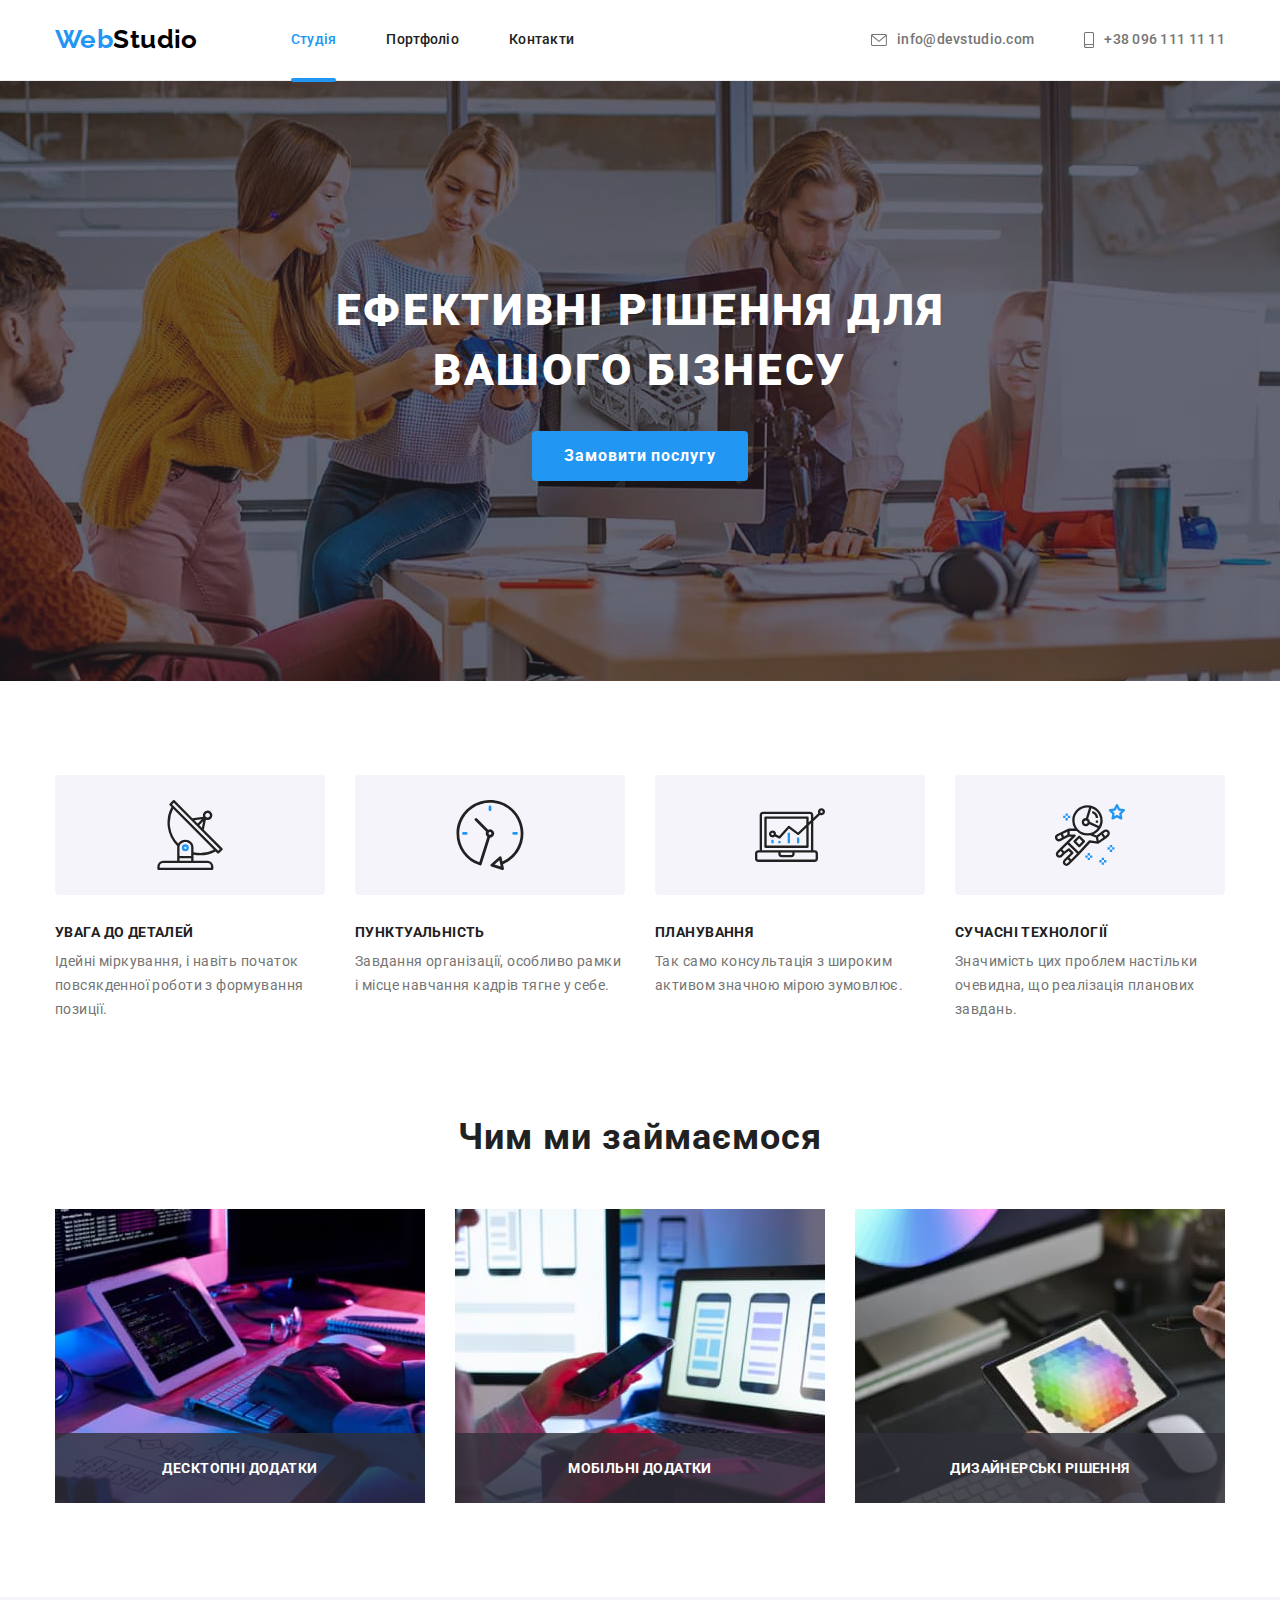
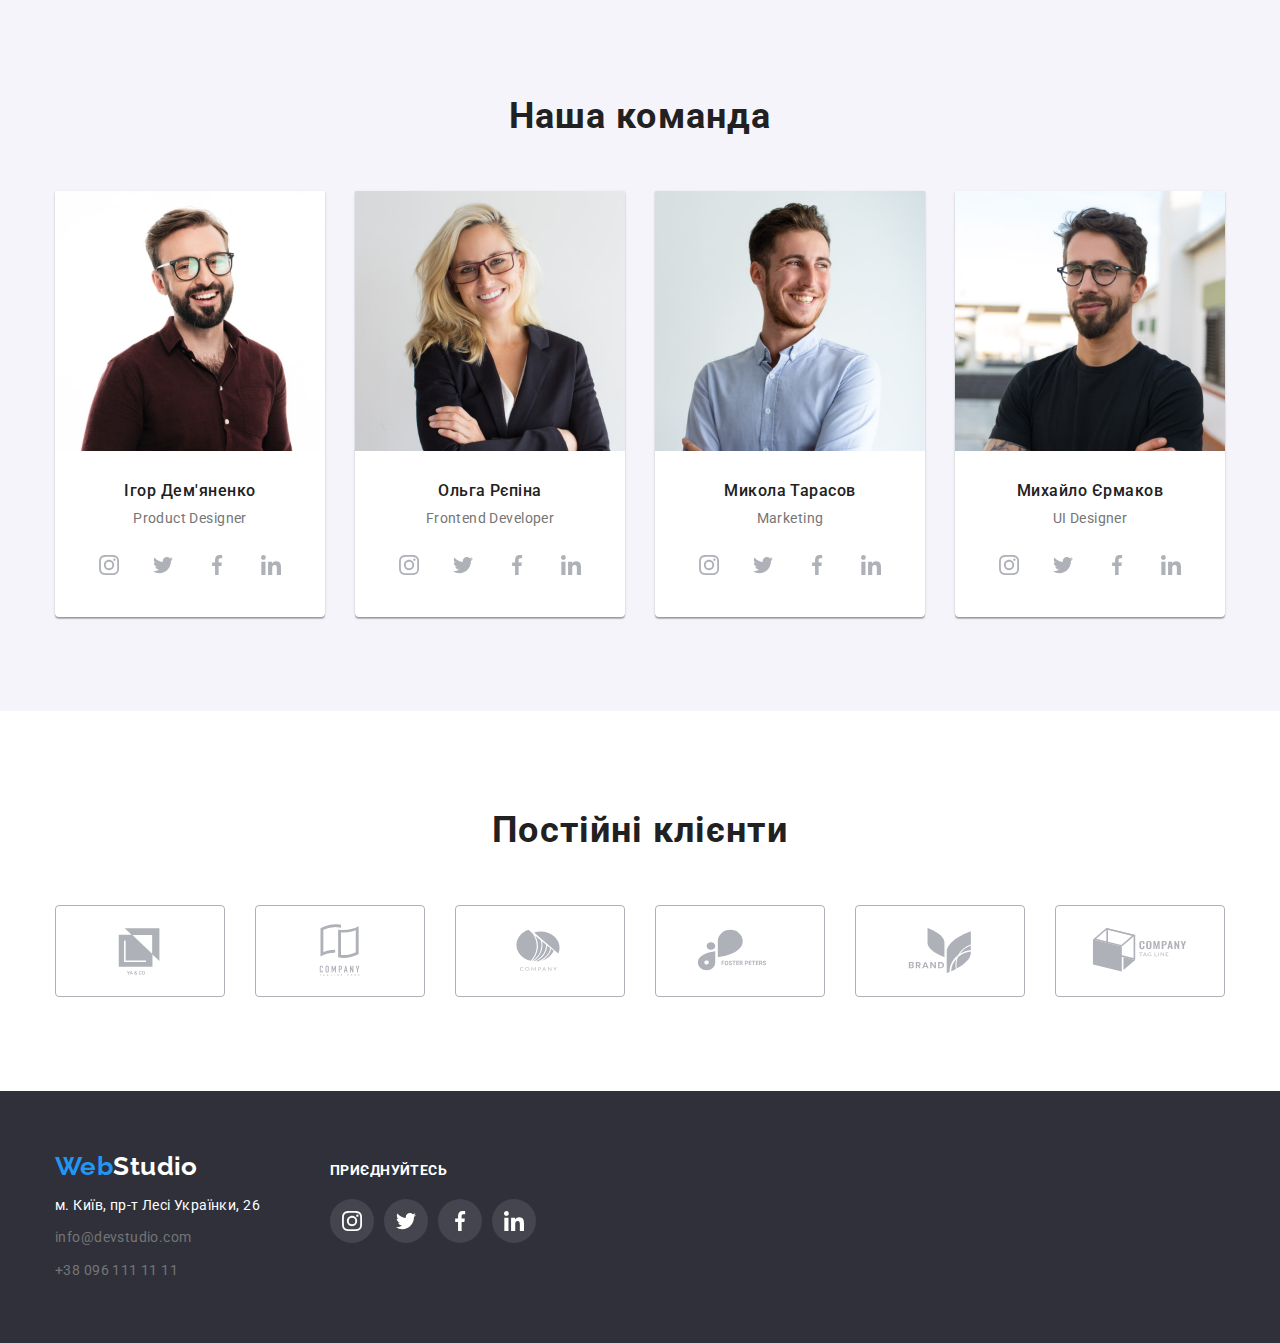
<file: index.html>
<!DOCTYPE html>
<html lang="uk">
  <head>
    <meta charset="UTF-8" />
    <meta http-equiv="X-UA-Compatible" content="IE=edge" />
    <meta name="viewport" content="width=device-width, initial-scale=1.0" />
    <title>WebStudio</title>
    <link rel="preconnect" href="https://fonts.googleapis.com" />
    <link rel="preconnect" href="https://fonts.gstatic.com" crossorigin />
    <link
      href="https://fonts.googleapis.com/css2?family=Raleway:wght@700&family=Roboto:wght@400;500;700;900&display=swap"
      rel="stylesheet"
    />
    <link
      rel="stylesheet"
      href="https://cdnjs.cloudflare.com/ajax/libs/modern-normalize/1.1.0/modern-normalize.min.css"
    />
    <link rel="stylesheet" href="./css/styles.css" />
  </head>
  <body>
    <header class="page-header">
      <div class="container navigation-container">
          <nav class="navigation">
            <a href="./index.html" class="logo-link"
              >Web<span class="logo">Studio</span></a
            >
            <ul class="header-nav">
              <li>
                <a href="./index.html" class="header-list list-current"
                  >Студія</a>
              </li>
              <li>
                <a href="./portfolio.html" class="header-list">Портфоліо</a>
              </li>
              <li>
                <a href="" class="header-list">Контакти</a>
              </li>
            </ul>
          </nav>
          <ul class="header-contact">
            <li>
              <a href="" class="header-link">
                <svg class="header-link-icon" width="16" height="12">
                <use href="./images/symbol-defs.svg#icon-envelope"></use>
              </svg>info@devstudio.com</a>
            </li>
            <li>
              <a href="" class="header-link">
                <svg class="header-link-icon" width="10" height="16">
                  <use href="./images/symbol-defs.svg#icon-smartphone"></use>
                </svg>+38 096 111 11 11</a>
            </li>
          </ul>
        </div>
    </header>
    <main>
      <!-- Hero -->
      <section class="hero">
        <div class="container">
          <h1 class="hero-title">Ефективні рішення для вашого бізнесу</h1>
          <button class="button-hero" data-modal-open type="button">Замовити послугу</button>
        </div>
      </section>

      <!-- Features -->
      <section class="section-features">
        <div class="container">
          <h2 class="visually-hidden">Розробка</h2>
          <ul class="features-list">
            <li>
              <div class="features-box">
                <svg class="features-box-icon" width="70" height="70">
                  <use href="./images/symbol-defs.svg#icon-antenna"></use>
                </svg>
              </div>
              <h3 class="title">Увага до деталей</h3>
              <p class="title-text">
                Ідейні міркування, і навіть початок повсякденної роботи з
                формування позиції.
              </p>
            </li>
            <li>
              <div class="features-box">
                <svg class="features-box-icon" width="70" height="70">
                  <use href="./images/symbol-defs.svg#icon-clock"></use>
                </svg>
              </div>
              <h3 class="title">Пунктуальність</h3>
              <p class="title-text">
                Завдання організації, особливо рамки і місце навчання кадрів
                тягне у себе.
              </p>
            </li>
            <li>
              <div class="features-box">
                <svg class="features-box-icon" width="70" height="70">
                  <use href="./images/symbol-defs.svg#icon-diagram"></use>
                </svg>
              </div>
              <h3 class="title">Планування</h3>
              <p class="title-text">
                Так само консультація з широким активом значною мірою зумовлює.
              </p>
            </li>
            <li>
              <div class="features-box">
                <svg class="features-box-icon" width="70" height="70">
                  <use href="./images/symbol-defs.svg#icon-astronaut"></use>
                </svg>
              </div>
              <h3 class="title">Сучасні технології</h3>
              <p class="title-text">
                Значимість цих проблем настільки очевидна, що реалізація
                планових завдань.
              </p>
            </li>
          </ul>
        </div>
      </section>
      <section class="section">
        <div class="container">
          <h3 class="title-primary">Чим ми займаємося</h3>
          <ul class="features-images">
            <li class="activity">
              <img
                src="./images/box1.jpg"
                alt="набирання коду на клавіатурі"
                width="400"
              />
                  <p class="activity-title">Десктопні додатки</p>
            </li>
            <li class="activity">
              <img
                src="./images/box2.jpg"
                alt="розробка мобільних додатків"
                width="400"
              />
                  <p class="activity-title">Мобільні додатки</p>
            </li>
            <li class="activity">
              <img
                src="./images/box3.jpg"
                alt="малювання на планшеті"
                width="400"
              />
                  <p class="activity-title">Дизайнерські рішення</p>
            </li>
          </ul>
        </div>
      </section>

      <!-- Team -->
      <section class="section-team">
        <div class="container">
          <h2 class="team-title">Наша команда</h2>
          <ul class="team-list">
            <li class="card">
              <img
                src="./images/img1.jpg"
                alt="фото Ігора Дем'яненка"
                width="270"
              />
              <div class="container-card">
                <h3 class="title">Ігор Дем'яненко</h3>
                <p class="text">Product Designer</p>
                  <ul class="social-list">
                    <li><a href="" class="social-link">
                      <svg width="20" height="20">
                        <use href="./images/symbol-defs.svg#icon-instagram"></use>
                      </svg>
                    </a></li>
                    <li><a href="" class="social-link">
                      <svg width="20" height="20">
                        <use href="./images/symbol-defs.svg#icon-twitter-1"></use>
                      </svg>
                    </a></li>
                    <li><a href="" class="social-link">
                      <svg width="20" height="20">
                        <use href="./images/symbol-defs.svg#icon-facebook"></use>
                      </svg>
                    </a></li>
                    <li><a href="" class="social-link">
                      <svg width="20" height="20">
                        <use href="./images/symbol-defs.svg#icon-linkedin"></use>
                      </svg>
                    </a></li>
                  </ul>
              </div>
            </li>
            <li class="card">
              <img
                src="./images/img2.jpg"
                alt="фото Ольги Рєпіної"
                width="270"
              />
              <div class="container-card">
                <h3 class="title">Ольга Рєпіна</h3>
                <p class="text">Frontend Developer</p>
                  <ul class="social-list">
                    <li><a href="" class="social-link">
                        <svg width="20" height="20">
                          <use href="./images/symbol-defs.svg#icon-instagram"></use>
                        </svg>
                      </a></li>
                    <li><a href="" class="social-link">
                        <svg width="20" height="20">
                          <use href="./images/symbol-defs.svg#icon-twitter-1"></use>
                        </svg>
                      </a></li>
                    <li><a href="" class="social-link">
                        <svg width="20" height="20">
                          <use href="./images/symbol-defs.svg#icon-facebook"></use>
                        </svg>
                      </a></li>
                    <li><a href="" class="social-link">
                        <svg width="20" height="20">
                          <use href="./images/symbol-defs.svg#icon-linkedin"></use>
                        </svg>
                      </a></li>
                  </ul>
              </div>
            </li>
            <li class="card">
              <img
                src="./images/img3.jpg"
                alt="фото Миколи Тарасова"
                width="270"
              />
              <div class="container-card">
                <h3 class="title">Микола Тарасов</h3>
                <p class="text">Marketing</p>
                  <ul class="social-list">
                    <li><a href="" class="social-link">
                        <svg width="20" height="20">
                          <use href="./images/symbol-defs.svg#icon-instagram"></use>
                        </svg>
                      </a></li>
                    <li><a href="" class="social-link">
                        <svg width="20" height="20">
                          <use href="./images/symbol-defs.svg#icon-twitter-1"></use>
                        </svg>
                      </a></li>
                    <li><a href="" class="social-link">
                        <svg width="20" height="20">
                          <use href="./images/symbol-defs.svg#icon-facebook"></use>
                        </svg>
                      </a></li>
                    <li><a href="" class="social-link">
                        <svg width="20" height="20">
                          <use href="./images/symbol-defs.svg#icon-linkedin"></use>
                        </svg>
                      </a></li>
                  </ul>
              </div>
            </li>
            <li class="card">
              <img
                src="./images/img4.jpg"
                alt="фото Михайла Єрмакова"
                width="270"
              />
              <div class="container-card">
                <h3 class="title">Михайло Єрмаков</h3>
                <p class="text">UI Designer</p>
                  <ul class="social-list">
                    <li><a href="" class="social-link">
                        <svg width="20" height="20">
                          <use href="./images/symbol-defs.svg#icon-instagram"></use>
                        </svg>
                      </a></li>
                    <li><a href="" class="social-link">
                        <svg width="20" height="20">
                          <use href="./images/symbol-defs.svg#icon-twitter-1"></use>
                        </svg>
                      </a></li>
                    <li><a href="" class="social-link">
                        <svg width="20" height="20">
                          <use href="./images/symbol-defs.svg#icon-facebook"></use>
                        </svg>
                      </a></li>
                    <li><a href="" class="social-link">
                        <svg width="20" height="20">
                          <use href="./images/symbol-defs.svg#icon-linkedin"></use>
                        </svg>
                      </a></li>
                  </ul>
              </div>
            </li>
          </ul>
        </div>
      </section>

      <!-- Clients -->
      <section class="section">
        <div class="container">
          <h2 class="clients-title">
            Постійні клієнти
          </h2>
            <ul class="clients-list">
              <li><a href="" class="client-link">
                <svg width="106" height="60">
                  <use href="./images/symbol-defs.svg#icon-Client1"></use>
                </svg>
              </a></li>
              <li><a href="" class="client-link">
                <svg width="106" height="60">
                  <use href="./images/symbol-defs.svg#icon-Client2"></use>
                </svg>
              </a></li>
              <li><a href="" class="client-link">
                <svg width="106" height="60">
                  <use href="./images/symbol-defs.svg#icon-Client3"></use>
                </svg>
              </a></li>
              <li><a href="" class="client-link">
                <svg width="106" height="60">
                  <use href="./images/symbol-defs.svg#icon-Client4"></use>
                </svg>
              </a></li>
              <li><a href="" class="client-link">
                <svg width="106" height="60">
                  <use href="./images/symbol-defs.svg#icon-Client5"></use>
                </svg>
              </a></li>
              <li><a href="" class="client-link">
                <svg width="106" height="60">
                  <use href="./images/symbol-defs.svg#icon-Client6"></use>
                </svg>
              </a></li>
            </ul>
        </div>
      </section>
    </main>
    <footer class="section-footer">
      <div class="container">
        <div class="footer-all">
          <div class="footer-box-one">
        <a href="./index.html" class="logo-link-footer"
          >Web<span class="logo-footer">Studio</span></a
        >
        <address>
          <ul class="footer-nav">
            <li class="footer-list">
              <a
                href="https://goo.gl/maps/CPtrU1FHBa2aNyZL9"
                target="_blank"
                rel="noopener noreferrer nofollow"
                class="footer-adress"
                >м. Київ, пр-т Лесі Українки, 26</a
              >
            </li>
            <li  class="footer-list">
              <a href="mailto:info@devstudio.com" class="footer-mail"
                >info@devstudio.com</a
              >
            </li>
            <li class="footer-list">
              <a href="tel:380961111111" class="footer-tel"
                >+38 096 111 11 11</a
              >
            </li>
          </ul>
        </address>
        </div>
        <div class="social-footer">
          <p class="social-footer-title">Приєднуйтесь</p>
          <ul class="social-list-footer">
            <li><a href="" class="social-link-footer">
              <svg width="20" height="20">
                <use href="./images/symbol-defs.svg#icon-instagram"></use>
              </svg>
            </a></li>
            <li><a href="" class="social-link-footer">
              <svg width="20" height="20">
                <use href="./images/symbol-defs.svg#icon-twitter-1"></use>
              </svg>
            </a></li>
            <li><a href="" class="social-link-footer">
              <svg width="20" height="20">
                <use href="./images/symbol-defs.svg#icon-facebook"></use>
              </svg>
            </a></li>
            <li><a href="" class="social-link-footer">
              <svg width="20" height="20">
                <use href="./images/symbol-defs.svg#icon-linkedin"></use>
              </svg>
            </a></li>
          </ul>
        </div>
      </div>
      </div>
    </footer>
    <div class="backdrop is-hidden" data-modal>
      <div class="modal">
        <button class="button-close" data-modal-close type="button">
          <svg width="18" height="18">
            <use href="./images/symbol-defs.svg#icon-button-close"></use>
          </svg>
        </button>
      </div>
    </div>
    <script src="./js/modal.js"></script>
  </body>
</html>
</file>
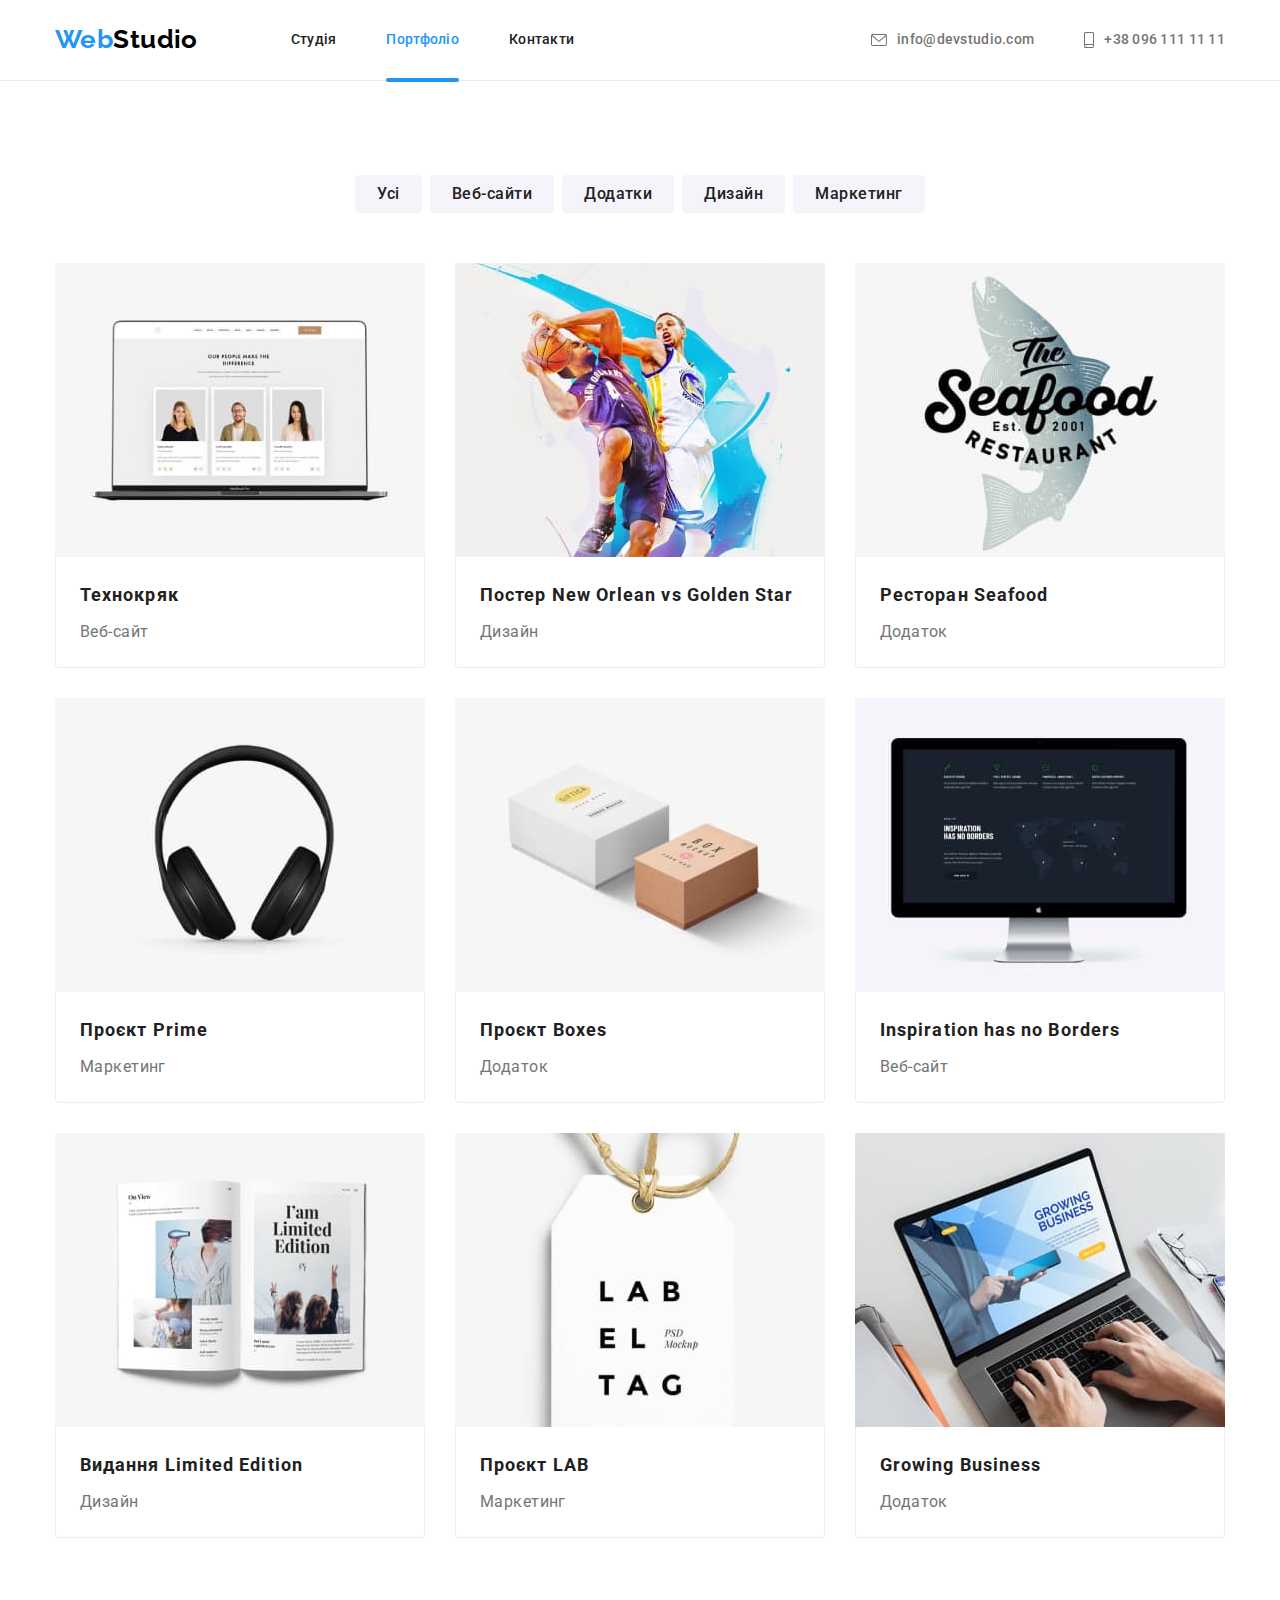
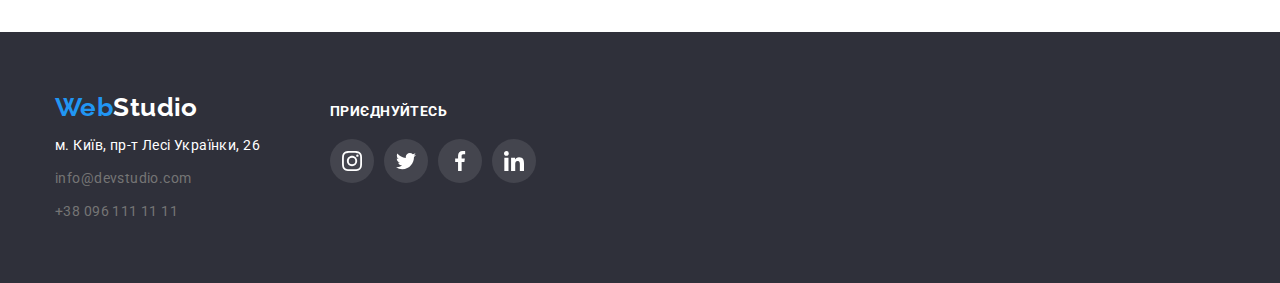
<file: portfolio.html>
<!DOCTYPE html>
<html lang="uk">
  <head>
    <meta charset="UTF-8" />
    <meta http-equiv="X-UA-Compatible" content="IE=edge" />
    <meta name="viewport" content="width=device-width, initial-scale=1.0" />
    <title>Portfolio</title>
    <link rel="preconnect" href="https://fonts.googleapis.com" />
    <link rel="preconnect" href="https://fonts.gstatic.com" crossorigin />
    <link
      href="https://fonts.googleapis.com/css2?family=Raleway:wght@700&family=Roboto:wght@400;500;700;900&display=swap"
      rel="stylesheet"
    />
    <link
      rel="stylesheet"
      href="https://cdnjs.cloudflare.com/ajax/libs/modern-normalize/1.1.0/modern-normalize.min.css"
    />
    <link rel="stylesheet" href="./css/styles.css" />
  </head>
  <body class="body-portfolio">
    <header class="page-header">
      <div class="container navigation-container">
        <nav class="navigation">
          <a href="./index.html" class="logo-link">Web<span class="logo">Studio</span></a>
          <ul class="header-nav">
            <li>
              <a href="./index.html" class="header-list">Студія</a>
            </li>
            <li>
              <a href="./portfolio.html" class="header-list list-current">Портфоліо</a>
            </li>
            <li>
              <a href="" class="header-list">Контакти</a>
            </li>
          </ul>
        </nav>
        <ul class="header-contact">
          <li>
            <a href="" class="header-link">
              <svg class="header-link-icon" width="16" height="12">
                <use href="./images/symbol-defs.svg#icon-envelope"></use>
              </svg>info@devstudio.com</a>
          </li>
          <li>
            <a href="" class="header-link">
              <svg class="header-link-icon" width="10" height="16">
                <use href="./images/symbol-defs.svg#icon-smartphone"></use>
              </svg>+38 096 111 11 11</a>
          </li>
        </ul>
      </div>
    </header>
    <main>
      <section class="section">
        <div class="container">
          <h1 class="visually-hidden">Фільтр робіт</h1>
          <ul class="button-nav">
            <li><button class="button" type="button">Усі</button></li>
            <li><button class="button" type="button">Веб-сайти</button></li>
            <li><button class="button" type="button">Додатки</button></li>
            <li><button class="button" type="button">Дизайн</button></li>
            <li><button class="button" type="button">Маркетинг</button></li>
          </ul>
          <ul class="projects-list">
            <li class="iteam">
              <a href="" class="projects-link">
                <div class="card-thumb">
                  <img src="./images/img-1-1.jpg" 
                   alt="зображення ноутбука на котрому відкритий сайт Технокряк" 
                   width="400" />
                   <div class="card-overlay">
                    <p class="card-text">
                      Ресурс пропонує комплексні пропозиції з різним рівнем функціоналу та сервісів. 
                      Все це дозволить відвідувачу отримати
                      вичерпні відомості про компанію чи приватну особу.
                    </p>
                   </div>
                </div>
                <div class="card-content">
                  <h2 class="title-card">Технокряк</h2>
                  <p class="text-card">Веб-сайт</p>
                </div>
              </a>
            </li>
            <li class="iteam">
              <a href="" class="projects-link">
                <div class="card-thumb">
                  <img src="./images/img-2-2.jpg" 
                   alt="Зображення постера баскетболістів New Orlean vs Golden Star"
                   width="400" />
                  <div class="card-overlay">
                    <p class="card-text">
                      Ресурс пропонує комплексні пропозиції з різним рівнем функціоналу та сервісів.
                      Все це дозволить відвідувачу отримати
                      вичерпні відомості про компанію чи приватну особу.
                    </p>
                  </div>
                </div>
                <div class="card-content">
                  <h2 class="title-card">Постер New Orlean vs Golden Star</h2>
                  <p class="text-card">Дизайн</p>
                </div>
              </a>
            </li>
            <li class="iteam">
              <a href="" class="projects-link">
                <div class="card-thumb">
                  <img src="./images/img-3-2.jpg" 
                   alt="Зображення логотипу ресторана Seafood" 
                   width="400" />
                  <div class="card-overlay">
                    <p class="card-text">
                      Ресурс пропонує комплексні пропозиції з різним рівнем функціоналу та сервісів.
                      Все це дозволить відвідувачу отримати
                      вичерпні відомості про компанію чи приватну особу.
                    </p>
                  </div>
                </div>
                <div class="card-content">
                  <h2 class="title-card">Ресторан Seafood</h2>
                  <p class="text-card">Додаток</p>
                </div>
              </a>
            </li>
            <li class="iteam">
              <a href="" class="projects-link">
                <div class="card-thumb">
                  <img src="./images/img-4-2.jpg" 
                   alt="зображення навушників" 
                   width="400" />
                  <div class="card-overlay">
                    <p class="card-text">
                      Ресурс пропонує комплексні пропозиції з різним рівнем функціоналу та сервісів.
                      Все це дозволить відвідувачу отримати
                      вичерпні відомості про компанію чи приватну особу.
                    </p>
                  </div>
                </div>               
                <div class="card-content">
                  <h2 class="title-card">Проєкт Prime</h2>
                  <p class="text-card">Маркетинг</p>
                </div>
              </a>
            </li>
            <li class="iteam">
              <a href="" class="projects-link">
                <div class="card-thumb">
                  <img src="./images/img-5-2.jpg"
                   alt="зображення двох коробок" 
                   width="400" />
                  <div class="card-overlay">
                    <p class="card-text">
                      Ресурс пропонує комплексні пропозиції з різним рівнем функціоналу та сервісів.
                      Все це дозволить відвідувачу отримати
                      вичерпні відомості про компанію чи приватну особу.
                    </p>
                  </div>
                </div>
                <div class="card-content">
                  <h2 class="title-card">Проєкт Boxes</h2>
                  <p class="text-card">Додаток</p>
                </div>
              </a>
            </li>
            <li class="iteam">
              <a href="" class="projects-link">
                <div class="card-thumb">
                  <img src="./images/img-6-2.jpg"
                   alt="зображення iMac з сайтом"
                   width="400" />
                  <div class="card-overlay">
                    <p class="card-text">
                      Ресурс пропонує комплексні пропозиції з різним рівнем функціоналу та сервісів.
                      Все це дозволить відвідувачу отримати
                      вичерпні відомості про компанію чи приватну особу.
                    </p>
                  </div>
                </div>
                <div class="card-content">
                  <h2 class="title-card">Inspiration has no Borders</h2>
                  <p class="text-card">Веб-сайт</p>
                </div>
              </a>
            </li>
            <li class="iteam">
              <a href="" class="projects-link">
                <div class="card-thumb">
                  <img src="./images/img-7-2.jpg"
                   alt="зображення книги"
                   width="400" />
                  <div class="card-overlay">
                    <p class="card-text">
                      Ресурс пропонує комплексні пропозиції з різним рівнем функціоналу та сервісів.
                      Все це дозволить відвідувачу отримати
                      вичерпні відомості про компанію чи приватну особу.
                    </p>
                  </div>
                </div>
                <div class="card-content">
                  <h2 class="title-card">Видання Limited Edition</h2>
                  <p class="text-card">Дизайн</p>
                </div>
              </a>
            </li>
            <li class="iteam">
              <a href="" class="projects-link">
                <div class="card-thumb">
                  <img src="./images/img-8-2.jpg"
                   alt="Зображення бірки"
                   width="400" />
                  <div class="card-overlay">
                    <p class="card-text">
                      Ресурс пропонує комплексні пропозиції з різним рівнем функціоналу та сервісів.
                      Все це дозволить відвідувачу отримати
                      вичерпні відомості про компанію чи приватну особу.
                    </p>
                  </div>
                </div>
                <div class="card-content">
                  <h2 class="title-card">Проєкт LAB</h2>
                  <p class="text-card">Маркетинг</p>
                </div>
              </a>
            </li>
            <li class="iteam">
              <a href="" class="projects-link">
                <div class="card-thumb">
                  <img src="./images/img-9-2.jpg"
                   alt="Людина користується ноутбуком"
                   width="400" />
                  <div class="card-overlay">
                    <p class="card-text">
                      Ресурс пропонує комплексні пропозиції з різним рівнем функціоналу та сервісів.
                      Все це дозволить відвідувачу отримати
                      вичерпні відомості про компанію чи приватну особу.
                    </p>
                  </div>
                </div>
                <div class="card-content">
                  <h2 class="title-card">Growing Business</h2>
                  <p class="text-card">Додаток</p>
                </div>
              </a>
            </li>
          </ul>
        </div>
      </section>
    </main>
    <footer class="section-footer">
      <div class="container">
        <div class="footer-all">
          <div class="footer-box-one">
            <a href="./index.html" class="logo-link-footer">Web<span class="logo-footer">Studio</span></a>
            <address>
              <ul class="footer-nav">
                <li class="footer-list">
                  <a href="https://goo.gl/maps/CPtrU1FHBa2aNyZL9" target="_blank" rel="noopener noreferrer nofollow"
                    class="footer-adress">м. Київ, пр-т Лесі Українки, 26</a>
                </li>
                <li class="footer-list">
                  <a href="mailto:info@devstudio.com" class="footer-mail">info@devstudio.com</a>
                </li>
                <li class="footer-list">
                  <a href="tel:380961111111" class="footer-tel">+38 096 111 11 11</a>
                </li>
              </ul>
            </address>
          </div>
          <div class="social-footer">
            <p class="social-footer-title">Приєднуйтесь</p>
            <ul class="social-list-footer">
              <li><a href="" class="social-link-footer">
                  <svg width="20" height="20">
                    <use href="./images/symbol-defs.svg#icon-instagram"></use>
                  </svg>
                </a></li>
              <li><a href="" class="social-link-footer">
                  <svg width="20" height="20">
                    <use href="./images/symbol-defs.svg#icon-twitter-1"></use>
                  </svg>
                </a></li>
              <li><a href="" class="social-link-footer">
                  <svg width="20" height="20">
                    <use href="./images/symbol-defs.svg#icon-facebook"></use>
                  </svg>
                </a></li>
              <li><a href="" class="social-link-footer">
                  <svg width="20" height="20">
                    <use href="./images/symbol-defs.svg#icon-linkedin"></use>
                  </svg>
                </a></li>
            </ul>
          </div>
        </div>
      </div>
    </footer>
  </body>
</html>
</file>
<file: css/styles.css>
/* колір заголовіків #212121 */
/* колір параграфів #757575 */
/* акцент #2196f3 */
/* білий колір #ffffff */
/* колір фона основний #f5f5f5 */
/* колір фона додатковий #2f303a */
/* колір фона додатковий #f5f4fa */

:root {
  --card-set-gap: 30px;
  --primary-text-color: #212121;
  --text-color: #757575;
  --accent-color: #2196f3;
  --white-color: #ffffff;
  --primary-background-color: #f5f5f5;
  --secondary-background-color: #2f303a;
  --third-background-color: #f5f4fa;
  --background-portfolio: #eeeeee;
  --icon-color: rgba(175, 177, 184, 1);
  --timing-function: 250ms cubic-bezier(0.4, 0, 0.2, 1);
}

.visually-hidden {
  position: absolute;
  white-space: nowrap;
  width: 1px;
  height: 1px;
  overflow: hidden;
  border: 0;
  padding: 0;
  clip: rect(0 0 0 0);
  clip-path: inset(50%);
  margin: -1px;
}

ul {
  margin: 0;
  padding: 0;
}

h1,
h2,
h3,
h4,
h5,
h6,
p {
  margin: 0;
  padding: 0;
}

img {
  display: block;
  max-width: 100%;
  height: auto;
}

.container {
  width: 100%;
  max-width: 1200px;
  margin: 0 auto;
  padding: 0 15px;
}

.section,
.section-team {
  padding: 94px 0;
}

body {
  font-family: "Roboto", sans-serif;
  font-weight: 400;
  font-size: 14px;
  line-height: 1.7;
  letter-spacing: 0.03em;
  background-color: var(--white-color);
  color: var(--text-color);
}

.logo-link {
  text-decoration: none;
  font-family: "Raleway";
  font-style: normal;
  font-weight: 700;
  font-size: 26px;
  line-height: 1.2;
  color: var(--accent-color);
}

.logo {
  font-family: "Raleway";
  font-style: normal;
  font-weight: 700;
  font-size: 26px;
  line-height: 1.2;
  color: #000000;
}

.logo-footer {
  font-family: "Raleway";
  font-style: normal;
  font-weight: 700;
  font-size: 26px;
  line-height: 1.2;
  color: var(--white-color);
}

.logo-link-footer {
  display: block;
  margin-bottom: 11px;
  text-decoration: none;
  font-family: "Raleway";
  font-style: normal;
  font-weight: 700;
  font-size: 26px;
  line-height: 1.2;
  text-decoration: none;
  color: var(--accent-color);
}

/* Hero */

.hero {
  padding: 200px 0;
  background-image: linear-gradient(
      rgba(47, 48, 58, 0.4),
      rgba(47, 48, 58, 0.4)
    ),
    url(../images/hero.jpg);
  background-repeat: no-repeat;
  background-position: center;
  background-size: 1600px 600px;
}

.hero-title {
  margin: 0 auto 30px auto;
  max-width: 696px;
  color: var(--white-color);
  font-weight: 900;
  font-size: 44px;
  line-height: 1.36;
  text-align: center;
  letter-spacing: 0.06em;
  text-transform: uppercase;
}

/* HEADER */

.page-header {
  border-bottom: 1px solid #ececec;
}

.navigation-container {
  display: flex;
}

.navigation {
  display: flex;
  align-items: center;
}

.header-nav {
  display: flex;
  gap: 50px;
  margin-left: 93px;
  list-style: none;
}

.header-contact {
  display: flex;
  align-items: center;
  gap: 50px;
  margin-left: auto;
  list-style: none;
}

.header-list {
  position: relative;
  display: block;
  padding: 32px 0;
  color: var(--primary-text-color);
  text-decoration: none;
  font-weight: 500;
  font-size: 14px;
  line-height: 1.14;
  letter-spacing: 0.02em;

  transition: color var(--timing-function);
}

.header-link {
  display: flex;
  align-items: center;
  padding: 32px 0;
  color: var(--text-color);
  font-weight: 500;
  font-size: 14px;
  line-height: 1.1;
  letter-spacing: 0.02em;
  text-decoration: none;

  transition: color var(--timing-function);
}

.header-link:hover,
.header-link:focus {
  color: var(--accent-color);
}

.header-link-icon {
  fill: currentColor;
  margin-right: 10px;
}

.header-list:hover,
.header-list:focus {
  color: var(--accent-color);
}

.list-current {
  color: var(--accent-color);
}

.list-current::after {
  display: block;
  content: "";
  position: absolute;
  left: 0;
  bottom: -2px;
  width: 100%;
  height: 4px;
  background-color: var(--accent-color);
  border-radius: 2px;
}

/* Features */

.section-features {
  padding-bottom: 0;
  padding-top: 94px;
}

.features-box {
  display: flex;
  gap: 30px;
  justify-content: center;
  align-items: center;
  margin-bottom: 30px;
  border-radius: 4px;
  width: 270px;
  height: 120px;
  background-color: var(--third-background-color);
}

.features-box-icon {
}

.features-list {
  display: flex;
  gap: 30px;
}

.title-text {
  max-width: 270px;
}

.title-primary {
  margin-bottom: 50px;
  color: var(--primary-text-color);
  font-weight: 700;
  font-size: 36px;
  line-height: 1.2;
  text-align: center;
  letter-spacing: 0.03em;
}

.features-images {
  display: flex;
  gap: 30px;
}

.features-images,
.features-list {
  list-style: none;
}

.features-list .title {
  margin-bottom: 10px;
  max-width: 270px;
  color: var(--primary-text-color);
  font-weight: 700;
  font-size: 14px;
  line-height: 1.1;
  letter-spacing: 0.03em;
  text-transform: uppercase;
}

.activity {
  position: relative;
}

.activity-title {
  position: absolute;
  display: flex;
  justify-content: center;
  align-items: center;
  height: 70px;
  width: 100%;
  background-color: rgba(47, 48, 58, 0.8);
  margin: 0;
  bottom: 0;
  font-weight: 700;
  font-size: 14px;
  line-height: 1.143;
  text-transform: uppercase;
  color: var(--white-color);
}


/* Team */

.card {
  width: 270px;
  background-color: var(--white-color);
  box-shadow: 0px 1px 3px rgba(0, 0, 0, 0.12), 0px 1px 1px rgba(0, 0, 0, 0.14),
    0px 2px 1px rgba(0, 0, 0, 0.2);
  border-radius: 0px 0px 4px 4px;
}

.container-card {
  padding: 30px 0;
  text-align: center;
}

.team-list {
  display: flex;
  gap: 30px;
}

.team-title {
  color: var(--primary-text-color);
  font-weight: 700;
  font-size: 36px;
  line-height: 1.4;
  text-align: center;
  letter-spacing: 0.03em;
  margin-bottom: 50px;
}

.section-team {
  background-color: var(--third-background-color);
}

.team-list .title {
  margin-bottom: 10px;
  color: var(--primary-text-color);
  font-weight: 500;
  font-size: 16px;
  line-height: 1.2;
  letter-spacing: 0.03em;
}

.team-list .text {
  padding-bottom: 16px;
  line-height: 1.2;
}

.social-list {
  display: flex;
  justify-content: center;
  gap: 10px;
  list-style: none;
}

.social-link {
  display: flex;
  align-items: center;
  justify-content: center;
  border-radius: 50%;
  width: 44px;
  height: 44px;
  background-color: var(--white-color);
  fill: var(--icon-color);

  transition: background-color var(--timing-function),
    fill var(--timing-function);
}

.social-link:hover,
.social-link:focus {
  background-color: var(--accent-color);
  fill: var(--white-color);
}

.team-list {
  list-style: none;
}

/* Clients */

.clients-title {
  color: var(--primary-text-color);
  font-weight: 700;
  font-size: 36px;
  line-height: 1.4;
  text-align: center;
  letter-spacing: 0.03em;
  margin-bottom: 50px;
}

.clients-list {
  display: flex;
  justify-content: center;
  gap: 30px;
  list-style: none;
}

.client-link {
  display: flex;
  align-items: center;
  justify-content: center;
  border-radius: 4px;
  border: 1px solid #afb1b8;
  width: 170px;
  height: 92px;
  background-color: var(--white-color);
  fill: var(--icon-color);

  transition: border-color var(--timing-function), fill var(--timing-function);
}

.client-link:hover,
.client-link:focus {
  border-color: var(--accent-color);
  fill: var(--accent-color);
}

/* Footer */

.footer-list:not(:last-child) {
  margin-bottom: 9px;
}

.footer-all {
  display: flex;
  align-items: baseline;
}

.section-footer {
  background-color: var(--secondary-background-color);
  padding: 60px 0;
}

.footer-nav {
  list-style: none;
  font-style: normal;
}

.footer-adress {
  color: var(--white-color);
  text-decoration: none;

  transition: color var(--timing-function);
}

.footer-adress:hover,
.footer-adrees:focus {
  color: var(--accent-color);
}

.footer-mail,
.footer-tel {
  color: var(--text-color);
  text-decoration: none;

  transition: color var(--timing-function);
}

.footer-tel:hover,
.footer-tel:focus {
  color: var(--accent-color);
}

.footer-mail:hover,
.footer-mail:focus {
  color: var(--accent-color);
}

.social-footer {
  margin-left: 70px;
}

.social-footer-title {
  font-style: normal;
  font-weight: 700;
  font-size: 14px;
  line-height: 1.1;
  letter-spacing: 0.03em;
  text-transform: uppercase;
  color: var(--white-color);
  margin-bottom: 20px;
}

.social-list-footer {
  display: flex;
  justify-content: center;
  gap: 10px;
  list-style: none;
}

.social-link-footer {
  display: flex;
  align-items: center;
  justify-content: center;
  border-radius: 50%;
  width: 44px;
  height: 44px;
  background-color: rgba(255, 255, 255, 0.1);
  fill: var(--white-color);

  transition: background-color var(--timing-function);
}

.social-link-footer:hover,
.social-link-footer:focus {
  background-color: var(--accent-color);
}

/* Button */

.button-hero {
  padding: 10px 32px;
  margin: 0 auto;
  border-radius: 4px;
  padding: 10px 32px;
  min-width: 216px;
  color: var(--white-color);
  background-color: var(--accent-color);
  font-family: "Roboto", sans-serif;
  border: none;
  font-weight: 700;
  font-size: 16px;
  line-height: 1.88;
  display: flex;
  align-items: center;
  text-align: center;
  letter-spacing: 0.06em;
  cursor: pointer;

  transition: background-color var(--timing-function);
}

.button-hero:hover,
.button-hero:focus {
  color: var(--white-color);
  background-color: #188ce8;
}

.button-nav {
  display: flex;
  gap: 8px;
  justify-content: center;
  margin-bottom: 50px;
  list-style: none;
}

.button {
  padding: 6px 22px;
  border-radius: 4px;
  border: 0;
  color: var(--primary-text-color);
  background-color: var(--third-background-color);
  font-family: "Roboto";
  font-style: normal;
  font-weight: 500;
  font-size: 16px;
  line-height: 1.6;
  text-align: center;
  letter-spacing: 0.03em;
  cursor: pointer;

  transition: color var(--timing-function),
    background-color var(--timing-function), box-shadow var(--timing-function);
}

.button:hover,
.button:focus {
  color: var(--white-color);
  background-color: var(--accent-color);
  box-shadow: 0px 3px 1px rgba(0, 0, 0, 0.1), 0px 1px 2px rgba(0, 0, 0, 0.08),
    0px 2px 2px rgba(0, 0, 0, 0.12);
}

/* Portfolio */

.body-portfolio {
  color: var(--text-color);
  background-color: var(--white-color);
}

.card-thumb {
  position: relative;
  overflow: hidden;
}

.card-overlay {
  position: absolute;
  top: 0;
  left: 0;
  width: 100%;
  height: 100%;
  background-color: rgba(33, 150, 243, 0.9);

  transform: translateY(100%);
  pointer-events: none;
  transition: transform var(--timing-function);
}

.card-text {
  margin: 0;
  padding: 63px 24px;
  font-weight: 400;
  font-size: 18px;
  line-height: 1.56;
  letter-spacing: inherit;
  color: var(--white-color);
}

.projects-link:hover .card-overlay {
  transform: translateY(0);
}

.projects-list {
  display: flex;
  flex-wrap: wrap;
  gap: 30px;
  background-color: var(--white-color);
  list-style: none;
}

.projects-list > .iteam {
  display: block;
  flex-basis: calc(((100% - 60px) / 3));
}

.projects-list .title-card {
  color: var(--primary-text-color);
  font-size: 18px;
  line-height: 2;
  letter-spacing: 0.06em;
  margin-bottom: 4px;
}

.projects-list .text-card {
  color: var(--text-color);
  font-size: 16px;
  line-height: 1.88;
}

.projects-link {
  display: block;
  text-decoration: none;

  transition: box-shadow var(--timing-function);
}

.projects-link:hover,
.projects-link:focus {
  box-shadow: 0px 1px 1px rgba(0, 0, 0, 0.12), 0px 4px 4px rgba(0, 0, 0, 0.06),
    1px 4px 6px rgba(0, 0, 0, 0.16);
}

.card-content {
  padding: 20px 24px;
  border: 1px solid var(--background-portfolio);
  border-top: none;
  border-bottom-left-radius: 4px;
  border-bottom-right-radius: 4px;
}

/* Modal */

.backdrop {
  position: fixed;
  z-index: 999;
  top: 0;
  left: 0;
  width: 100%;
  height: 100%;
  background-color: rgba(0, 0, 0, 0.2);
  transform: translateY(0);
  transition: opacity var(--timing-function), visibility var(--timing-function),
    transform var(--timing-function);
}

.is-hidden {
  opacity: 0;
  transform: translateY(100%);
  visibility: hidden;
  pointer-events: none;
}

.modal {
  position: absolute;
  top: 50%;
  left: 50%;
  transform: translate(-50%, -50%);

  box-shadow: 0px 1px 3px rgba(0, 0, 0, 0.12), 0px 1px 1px rgba(0, 0, 0, 0.14),
    0px 2px 1px rgba(0, 0, 0, 0.2);
  border-radius: 4px;
  height: 581px;
  width: 528px;
  background-color: var(--white-color);
}

.button-close {
  position: absolute;
  display: flex;
  justify-content: center;
  align-items: center;
  top: 8px;
  right: 8px;
  width: 30px;
  height: 30px;
  border: 1px solid rgba(0, 0, 0, 0.1);
  border-radius: 50%;
  background-color: var(--white-color);
  cursor: pointer;
}
</file>
